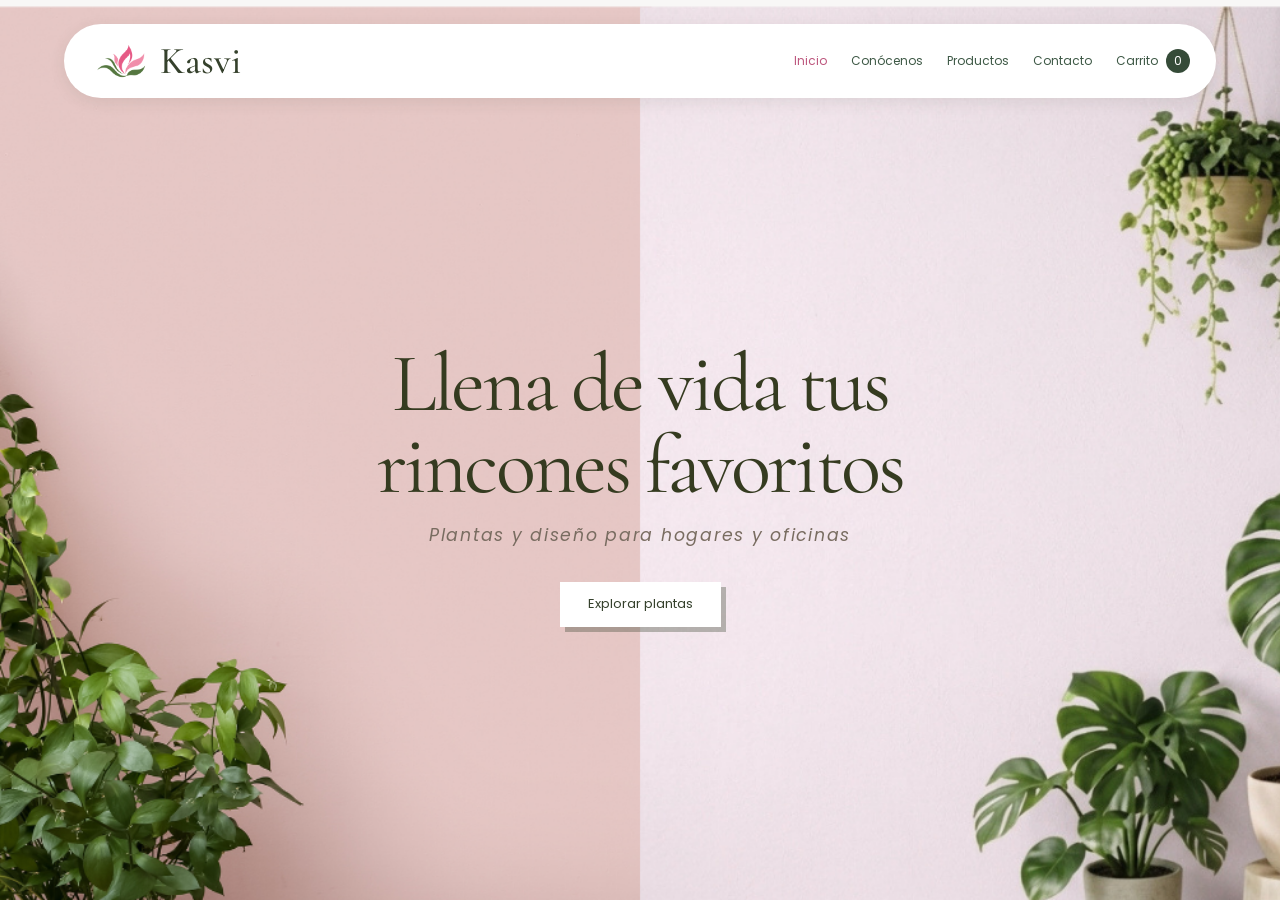
<file: index.html>
<!doctype html>
<html lang="es">
<head>
    <meta charset="utf-8">
    <meta name="viewport" content="width=device-width, initial-scale=1">

    <title>Kasvi | Espacios con vida</title>

    <meta
        name="description"
        content="Plantas y asesoría para dar vida a hogares, oficinas y negocios."
    >

    <link rel="stylesheet" href="css/styles.css">

    <link rel="preconnect" href="https://fonts.googleapis.com">
    <link rel="preconnect" href="https://fonts.gstatic.com" crossorigin>

    <link
        href="https://fonts.googleapis.com/css2?family=Cormorant+Garamond:wght@400;500&family=Poppins:wght@300;400;500;600&display=swap"
        rel="stylesheet"
    >

    <style>
        /* Logo separado del fondo */
        .kasvi-home .kasvi-logo {
            display: inline-flex;
            align-items: center;
            gap: 8px;
            flex-shrink: 0;
            width: auto;
            height: auto;
            color: #35412c;
            font-family: "Cormorant Garamond", Georgia, serif;
            font-size: 38px;
            font-weight: 500;
            line-height: 1;
            text-decoration: none;
        }

        .kasvi-home .kasvi-logo img {
            display: block;
            width: 62px;
            height: 50px;
            object-fit: contain;
        }

        .kasvi-home .kasvi-header {
            box-sizing: border-box;
            display: flex;
            align-items: center;
            justify-content: space-between;
            gap: 24px;
        }

        .kasvi-home .kasvi-nav {
            display: flex;
            align-items: center;
            justify-content: flex-end;
            flex-wrap: wrap;
            gap: 24px;
        }

        @media (max-width: 700px) {
            .kasvi-home .kasvi-header {
                flex-direction: column;
                gap: 14px;
            }

            .kasvi-home .kasvi-nav {
                justify-content: center;
                gap: 12px 18px;
            }
        }
    </style>
</head>

<body class="kasvi-home">

    <header class="kasvi-header">
        <a
            class="kasvi-logo"
            href="index.html"
            aria-label="Kasvi, inicio"
        >
            <img
                src="images/kasvi-logo.png"
                alt=""
                width="62"
                height="50"
            >
            <span>Kasvi</span>
        </a>

        <nav class="kasvi-nav" aria-label="Navegación principal">
            <a href="index.html" aria-current="page">
                Inicio
            </a>
<a href="nosotros.html">Conócenos</a>
            <a href="products.html">
                Productos
            </a>
<a href="contacto.html">Contacto</a>
            <a
                class="kasvi-cart"
                href="cart.html"
                aria-label="Ver carrito"
            >
                Carrito
                <span id="cart-count" class="cart-count">0</span>
            </a>
        </nav>
    </header>

    <main>
        <section class="kasvi-hero" aria-labelledby="titulo-inicio">
            <div class="kasvi-hero-text">
                <h1 id="titulo-inicio">
                    Llena de vida tus<br>
                    rincones favoritos
                </h1>

                <p>
                    Plantas y diseño para hogares y oficinas
                </p>

                <a class="kasvi-button" href="products.html">
                    Explorar plantas
                </a>
            </div>
        </section>
    </main>

    <script src="js/store.js"></script>
    <script src="js/scripts.js"></script>

</body>
</html>
</file>
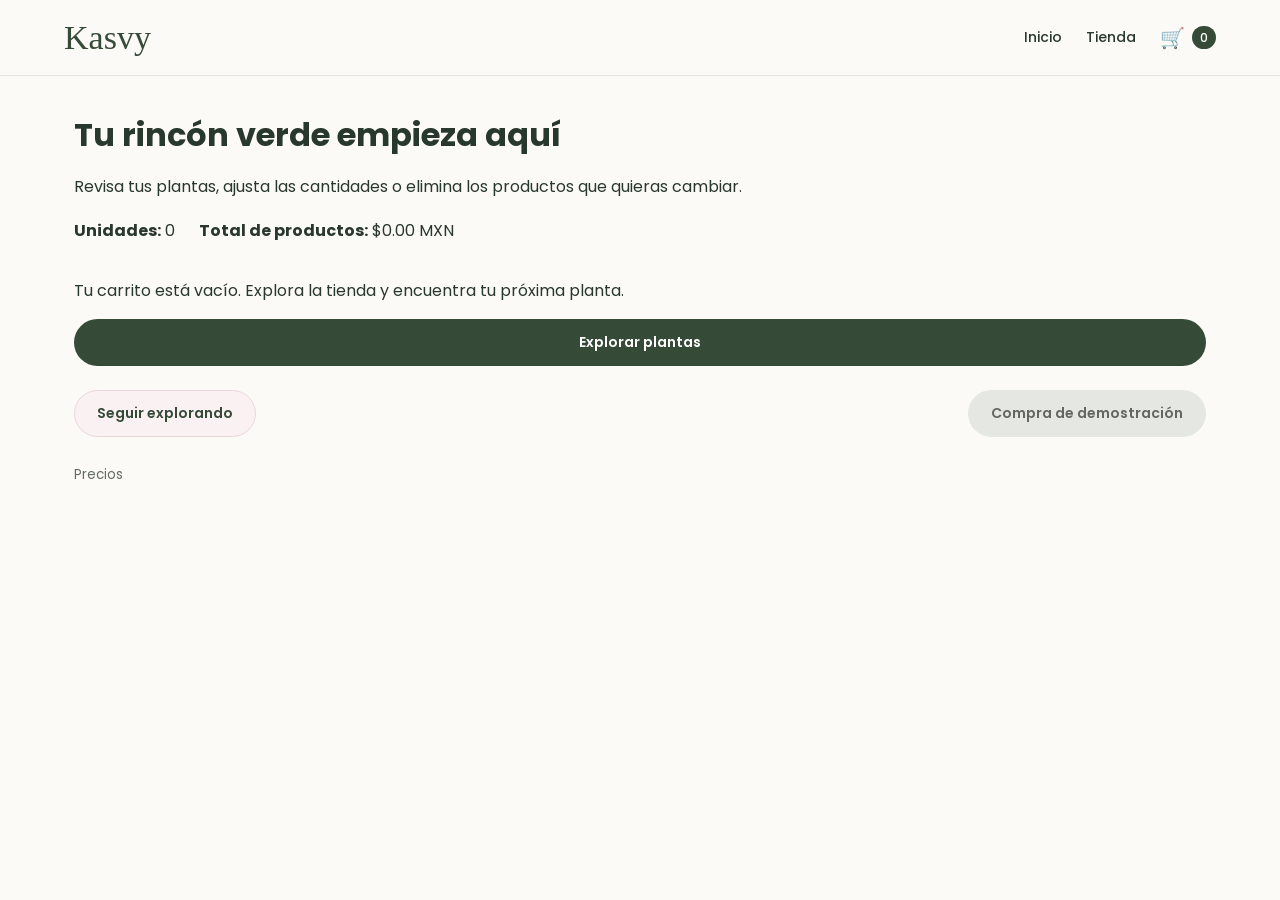
<file: cart.html>
<!doctype html>
<html lang="es">
<head>
    <meta charset="utf-8">
    <meta name="viewport" content="width=device-width, initial-scale=1">

    <title>Tu carrito | Kasvy</title>

    <link rel="stylesheet" href="css/styles.css">
    <link rel="preconnect" href="https://fonts.googleapis.com">
    <link rel="preconnect" href="https://fonts.gstatic.com" crossorigin>
    <link
        href="https://fonts.googleapis.com/css2?family=Poppins:wght@300;400;600;700&display=swap"
        rel="stylesheet"
    >
</head>

<body>
    <header class="site-header">
        <a class="brand" href="index.html" aria-label="Kasvy, inicio">
            Kasvy
        </a>

        <nav class="nav" aria-label="Navegación principal">
            <a href="index.html">Inicio</a>
            <a href="products.html">Tienda</a>

            <a
                class="cart-link"
                href="cart.html"
                aria-label="Ver carrito"
                aria-current="page"
            >
                <span class="cart-icon" aria-hidden="true">🛒</span>
                <span id="cart-count" class="cart-count">0</span>
            </a>
        </nav>
    </header>

    <main class="container" aria-labelledby="titulo-carrito">
        <h1 id="titulo-carrito">Tu rincón verde empieza aquí</h1>

        <p>
            Revisa tus plantas, ajusta las cantidades
            o elimina los productos que quieras cambiar.
        </p>

        <div id="cart-summary" class="cart-summary" role="status">
            <div>
                <strong>Unidades:</strong>
                <span id="total-items">0</span>
            </div>

            <div>
                <strong>Total de productos:</strong>
                $<span id="total-cost">0.00</span> MXN
            </div>
        </div>

        <div id="cart-items" class="cart-items"></div>

        <div class="cart-actions">
            <a class="btn secondary" href="products.html">
                Seguir explorando
            </a>

            <button
                type="button"
                id="checkout-btn"
                class="btn primary"
                disabled
            >
                Compra de demostración
            </button>
        </div>

        <p style="margin-top: 24px; color: var(--texto-secundario);">
            <small>
                Precios
            </small>
        </p>
    </main>

    <script src="js/store.js"></script>
    <script src="js/scripts.js"></script>
</body>
</html>
</file>
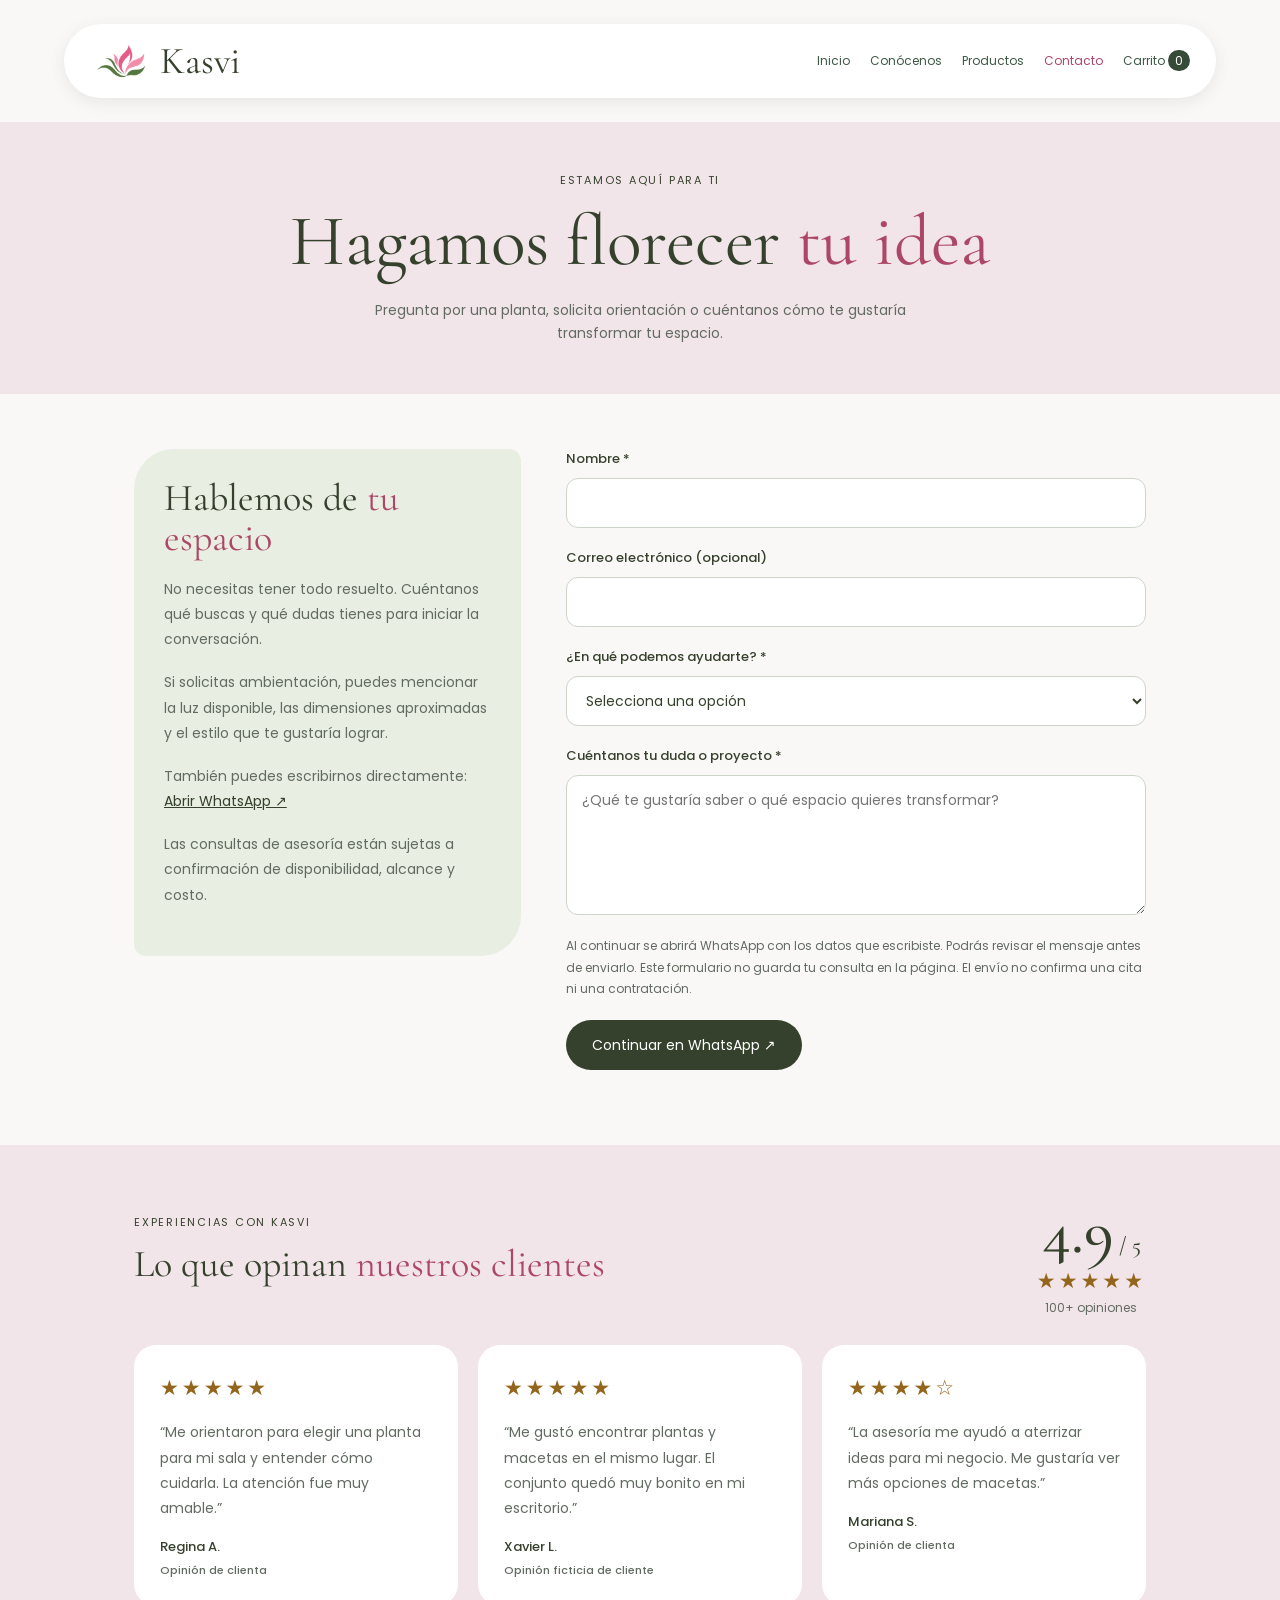
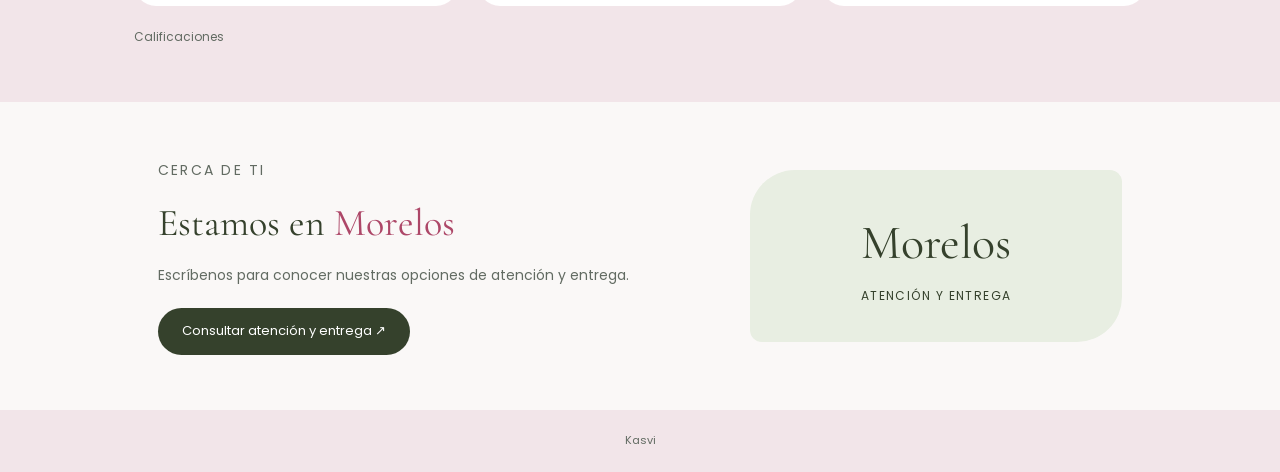
<file: contacto.html>
<!doctype html>
<html lang="es">
<head>
    <meta charset="utf-8">
    <meta name="viewport" content="width=device-width, initial-scale=1">

    <title>Contacto y asesoría | Kasvi</title>

    <link rel="stylesheet" href="css/styles.css">
    <link rel="preconnect" href="https://fonts.googleapis.com">
    <link rel="preconnect" href="https://fonts.gstatic.com" crossorigin>
    <link
        href="https://fonts.googleapis.com/css2?family=Cormorant+Garamond:wght@400;500&family=Poppins:wght@300;400;500;600&display=swap"
        rel="stylesheet"
    >

    <style>
        body.contacto-page {
            margin: 0;
            background: #faf8f7;
            color: #35412c;
        }

        .contacto-header {
            width: 90%;
            max-width: 1280px;
            margin: 24px auto;
            padding: 12px 26px;
            display: flex;
            align-items: center;
            justify-content: space-between;
            gap: 24px;
            background: white;
            border-radius: 50px;
            box-shadow: 0 4px 16px #35412c18;
        }

        .contacto-logo {
            display: inline-flex;
            align-items: center;
            gap: 8px;
            color: #35412c;
            font-family: "Cormorant Garamond", Georgia, serif;
            font-size: 38px;
            line-height: 1;
            text-decoration: none;
        }

        .contacto-logo img {
            width: 62px;
            height: 50px;
            object-fit: contain;
        }

        .contacto-nav {
            display: flex;
            align-items: center;
            flex-wrap: wrap;
            gap: 20px;
        }

        .contacto-nav a {
            color: #3e5946;
            font-size: 12px;
            text-decoration: none;
        }

        .contacto-nav a:hover,
        .contacto-nav a[aria-current="page"] {
            color: #ad4768;
        }

        .contacto-intro {
            padding: 50px 24px;
            background: #f2e5e9;
            text-align: center;
        }

        .contacto-eyebrow {
            margin-bottom: 14px;
            font-size: 11px;
            letter-spacing: 0.16em;
        }

        .contacto-page h1,
        .contacto-page h2 {
            font-family: "Cormorant Garamond", Georgia, serif;
            font-weight: 400;
            line-height: 1.05;
        }

        .contacto-page h1 {
            margin: 0 0 20px;
            font-size: clamp(44px, 6vw, 72px);
        }

        .contacto-page h2 {
            margin: 0 0 18px;
            font-size: 38px;
        }

        .contacto-page em {
            color: #ad4768;
            font-style: normal;
        }

        .contacto-intro > p:last-child {
            max-width: 580px;
            margin: auto;
            color: #626b62;
            font-size: 14px;
        }

        .contacto-layout {
            display: grid;
            grid-template-columns: 0.8fr 1.2fr;
            align-items: start;
            gap: 45px;
            max-width: 1060px;
            margin: auto;
            padding: 55px 24px;
        }

        .contacto-info {
            padding: 30px;
            border-radius: 40px 12px 40px 12px;
            background: #e8eee2;
        }

        .contacto-info p {
            margin-bottom: 18px;
            color: #626b62;
            font-size: 14px;
            line-height: 1.8;
        }

        .contacto-info a {
            color: #35412c;
        }

        .contacto-form {
            display: grid;
            gap: 20px;
        }

        .contacto-field {
            display: grid;
            gap: 8px;
        }

        .contacto-field label {
            font-size: 13px;
            font-weight: 500;
        }

        .contacto-field input,
        .contacto-field select,
        .contacto-field textarea {
            width: 100%;
            padding: 13px 15px;
            border: 1px solid #ccd5c7;
            border-radius: 12px;
            background: white;
            color: #35412c;
            font: inherit;
            font-size: 14px;
        }

        .contacto-field textarea {
            min-height: 140px;
            resize: vertical;
        }

        .contacto-field[hidden] {
            display: none;
        }

        .contacto-note {
            color: #626b62;
            font-size: 12px;
            line-height: 1.8;
        }

        .contacto-submit {
            justify-self: start;
            padding: 14px 26px;
            border: none;
            border-radius: 30px;
            background: #35412c;
            color: white;
            font: inherit;
            font-size: 14px;
            cursor: pointer;
        }

        .contacto-submit:hover {
            background: #263b29;
        }

        .contacto-footer {
            padding: 22px;
            background: #f2e5e9;
            color: #626b62;
            text-align: center;
            font-size: 11px;
        }

        @media (max-width: 700px) {
            .contacto-header {
                flex-direction: column;
                gap: 14px;
                border-radius: 24px;
            }

            .contacto-nav {
                justify-content: center;
                gap: 12px 16px;
            }

            .contacto-layout {
                grid-template-columns: 1fr;
                gap: 30px;
                padding: 35px 24px;
            }
        }
    
        /* Opiniones ilustrativas y zona de atención */
        .kasvi-reviews { background:#f2e5e9; padding:55px 24px; }
        .kasvi-reviews-inner, .kasvi-location { max-width:1012px; margin:auto; }
        .kasvi-reviews-heading { display:flex; justify-content:space-between; align-items:center; gap:28px; margin-bottom:28px; }
        .kasvi-rating { text-align:center; flex-shrink:0; }
        .kasvi-rating strong { font-family:"Cormorant Garamond",Georgia,serif; font-size:64px; font-weight:500; line-height:1; }
        .kasvi-stars { color:#94651d; letter-spacing:3px; font-size:21px; }
        .kasvi-rating p, .kasvi-example-note { font-size:12px; color:#626b62; }
        .kasvi-review-grid { display:grid; grid-template-columns:repeat(3,minmax(0,1fr)); gap:20px; }
        .kasvi-review { margin:0; padding:26px; border-radius:22px; background:white; }
        .kasvi-review blockquote { margin:16px 0; font-size:14px; line-height:1.8; color:#626b62; }
        .kasvi-review figcaption { font-size:13px; font-weight:500; }
        .kasvi-review small { display:block; margin-top:4px; color:#626b62; font-size:11px; }
        .kasvi-example-note { margin-top:20px; line-height:1.8; }
        .kasvi-location { padding:55px 24px; display:grid; grid-template-columns:1.2fr 0.8fr; gap:35px; align-items:center; }
        .kasvi-location p { color:#626b62; font-size:14px; line-height:1.9; margin-bottom:20px; }
        .kasvi-location a { display:inline-block; padding:13px 24px; border-radius:30px; color:white; background:#35412c; text-decoration:none; font-size:13px; }
        .kasvi-location-card { padding:35px; background:#e8eee2; border-radius:45px 12px; text-align:center; }
        .kasvi-location-card strong { display:block; font-family:"Cormorant Garamond",Georgia,serif; font-size:48px; font-weight:400; }
        .kasvi-location-card span { font-size:12px; letter-spacing:0.12em; }
        @media(max-width:700px) {
            .kasvi-reviews-heading { flex-direction:column; align-items:flex-start; }
            .kasvi-review-grid, .kasvi-location { grid-template-columns:1fr; }
            .kasvi-rating { text-align:left; }
        }
    </style>
</head>

<body class="contacto-page">
    <header class="contacto-header">
        <a class="contacto-logo" href="index.html" aria-label="Kasvi, inicio">
            <img src="images/kasvi-logo.png" alt="" width="62" height="50">
            <span>Kasvi</span>
        </a>

        <nav class="contacto-nav" aria-label="Navegación principal">
            <a href="index.html">Inicio</a>
            <a href="nosotros.html">Conócenos</a>
            <a href="products.html">Productos</a>
            <a href="contacto.html" aria-current="page">Contacto</a>
            <a href="cart.html">
                Carrito <span id="cart-count" class="cart-count">0</span>
            </a>
        </nav>
    </header>

    <main>
        <section class="contacto-intro" aria-labelledby="titulo-contacto">
            <p class="contacto-eyebrow">ESTAMOS AQUÍ PARA TI</p>

            <h1 id="titulo-contacto">
                Hagamos florecer <em>tu idea</em>
            </h1>

            <p>
                Pregunta por una planta, solicita orientación
                o cuéntanos cómo te gustaría transformar tu espacio.
            </p>
        </section>

        <section class="contacto-layout" aria-label="Contacto y formulario">
            <aside class="contacto-info">
                <h2>Hablemos de <em>tu espacio</em></h2>

                <p>
                    No necesitas tener todo resuelto. Cuéntanos qué buscas
                    y qué dudas tienes para iniciar la conversación.
                </p>

                <p>
                    Si solicitas ambientación, puedes mencionar la luz
                    disponible, las dimensiones aproximadas y el estilo
                    que te gustaría lograr.
                </p>

                <p>
                    También puedes escribirnos directamente:
                    <br>
                    <a
                        href="https://wa.me/527341597113"
                        target="_blank"
                        rel="noopener noreferrer"
                    >
                        Abrir WhatsApp ↗
                    </a>
                </p>

                <p>
                    Las consultas de asesoría están sujetas a confirmación
                    de disponibilidad, alcance y costo.
                </p>
            </aside>

            <form id="consulta-form" class="contacto-form">
                <div class="contacto-field">
                    <label for="nombre">Nombre *</label>
                    <input
                        id="nombre"
                        name="nombre"
                        type="text"
                        autocomplete="given-name"
                        maxlength="80"
                        required
                    >
                </div>

                <div class="contacto-field">
                    <label for="correo">Correo electrónico (opcional)</label>
                    <input
                        id="correo"
                        name="correo"
                        type="email"
                        autocomplete="email"
                        maxlength="120"
                    >
                </div>

                <div class="contacto-field">
                    <label for="motivo">¿En qué podemos ayudarte? *</label>
                    <select id="motivo" name="motivo" required>
                        <option value="">Selecciona una opción</option>
                        <option value="producto">
                            Duda sobre una planta o producto
                        </option>
                        <option value="cuidados">
                            Asesoría para cuidar mis plantas
                        </option>
                        <option value="ambientacion">
                            Consulta de ambientación
                        </option>
                    </select>
                </div>

                <div id="espacio-field" class="contacto-field" hidden>
                    <label for="espacio">Tipo de espacio *</label>
                    <select id="espacio" name="espacio" disabled>
                        <option value="">Selecciona una opción</option>
                        <option value="Hogar">Hogar</option>
                        <option value="Oficina">Oficina</option>
                        <option value="Negocio">Negocio</option>
                    </select>
                </div>

                <div class="contacto-field">
                    <label for="mensaje">Cuéntanos tu duda o proyecto *</label>
                    <textarea
                        id="mensaje"
                        name="mensaje"
                        maxlength="1500"
                        placeholder="¿Qué te gustaría saber o qué espacio quieres transformar?"
                        required
                    ></textarea>
                </div>

                <p id="envio-nota" class="contacto-note">
                    Al continuar se abrirá WhatsApp con los datos que
                    escribiste. Podrás revisar el mensaje antes de enviarlo.
                    Este formulario no guarda tu consulta en la página.
                    El envío no confirma una cita ni una contratación.
                </p>

                <button
                    type="submit"
                    class="contacto-submit"
                    aria-describedby="envio-nota"
                >
                    Continuar en WhatsApp ↗
                </button>

                <p id="consulta-status" class="contacto-note" role="status"></p>

                <noscript>
                    <p>
                        Para usar el formulario activa JavaScript o utiliza
                        el enlace directo a WhatsApp.
                    </p>
                </noscript>
            </form>
        </section>

        <section class="kasvi-reviews" aria-labelledby="titulo-opiniones">
            <div class="kasvi-reviews-inner">
                <div class="kasvi-reviews-heading">
                    <div>
                        <p class="contacto-eyebrow">EXPERIENCIAS CON KASVI</p>
                        <h2 id="titulo-opiniones">Lo que opinan <em>nuestros clientes</em></h2>
                    
                    </div>
                    <div class="kasvi-rating" aria-label="Calificación ilustrativa: 4.9 de 5, más de 100 opiniones de ejemplo">
                        <strong>4.9<span style="font-size:22px"> / 5</span></strong>
                        <div class="kasvi-stars" aria-hidden="true">★★★★★</div>
                        <p>100+ opiniones </p>
                    </div>
                </div>
                <div class="kasvi-review-grid">
                    <figure class="kasvi-review">
                        <div class="kasvi-stars" role="img" aria-label="5 de 5 estrellas">★★★★★</div>
                        <blockquote>“Me orientaron para elegir una planta para mi sala y entender cómo cuidarla. La atención fue muy amable.”</blockquote>
                        <figcaption>Regina A.<small>Opinión de clienta</small></figcaption>
                    </figure>
                    <figure class="kasvi-review">
                        <div class="kasvi-stars" role="img" aria-label="5 de 5 estrellas">★★★★★</div>
                        <blockquote>“Me gustó encontrar plantas y macetas en el mismo lugar. El conjunto quedó muy bonito en mi escritorio.”</blockquote>
                        <figcaption>Xavier L.<small>Opinión ficticia de cliente</small></figcaption>
                    </figure>
                    <figure class="kasvi-review">
                        <div class="kasvi-stars" role="img" aria-label="4 de 5 estrellas">★★★★☆</div>
                        <blockquote>“La asesoría me ayudó a aterrizar ideas para mi negocio. Me gustaría ver más opciones de macetas.”</blockquote>
                        <figcaption>Mariana S.<small>Opinión de clienta</small></figcaption>
                    </figure>
                </div>
                <p class="kasvi-example-note">Calificaciones</p>
            </div>
        </section>

        <section class="kasvi-location" aria-labelledby="titulo-ubicacion">
            <div>
                <p class="contacto-eyebrow">CERCA DE TI</p>
                <h2 id="titulo-ubicacion">Estamos en <em>Morelos</em></h2>
                <p>Escríbenos para conocer nuestras opciones de atención y entrega.</p>
                <a href="https://wa.me/527341597113?text=Hola%2C%20Kasvi.%20Quisiera%20conocer%20sus%20opciones%20de%20atenci%C3%B3n%20y%20entrega%20en%20Morelos." target="_blank" rel="noopener noreferrer">Consultar atención y entrega ↗</a>
            </div>
            <div class="kasvi-location-card">
                <strong>Morelos</strong>
                <span>ATENCIÓN Y ENTREGA</span>
            </div>
        </section>
    </main>

    <footer class="contacto-footer">
        Kasvi 
    </footer>

    <script src="js/store.js"></script>
    <script src="js/scripts.js"></script>

    <script>
        const form = document.getElementById("consulta-form");
        const motivo = document.getElementById("motivo");
        const espacioField = document.getElementById("espacio-field");
        const espacio = document.getElementById("espacio");
        const status = document.getElementById("consulta-status");

        function actualizarEspacio() {
            const esAmbientacion = motivo.value === "ambientacion";

            espacioField.hidden = !esAmbientacion;
            espacio.disabled = !esAmbientacion;
            espacio.required = esAmbientacion;

            if (!esAmbientacion) {
                espacio.value = "";
            }
        }

        motivo.addEventListener("change", actualizarEspacio);
        actualizarEspacio();

        form.addEventListener("submit", function (event) {
            event.preventDefault();

            const nombre = document.getElementById("nombre");
            const mensaje = document.getElementById("mensaje");
            const correo = document.getElementById("correo");

            nombre.setCustomValidity(
                nombre.value.trim() ? "" : "Escribe tu nombre."
            );

            mensaje.setCustomValidity(
                mensaje.value.trim() ? "" : "Escribe tu consulta."
            );

            if (!form.reportValidity()) return;

            const motivoTexto = motivo.options[motivo.selectedIndex].text.trim();

            const lineas = [
                "Hola, Kasvi. Quiero hacer una consulta.",
                "",
                "Nombre: " + nombre.value.trim(),
                "Motivo: " + motivoTexto
            ];

            if (correo.value.trim()) {
                lineas.push("Correo: " + correo.value.trim());
            }

            if (motivo.value === "ambientacion") {
                lineas.push("Espacio: " + espacio.value);
            }

            lineas.push("", "Mensaje:", mensaje.value.trim());

            const enlace =
                "https://wa.me/527341597113?text=" +
                encodeURIComponent(lineas.join("\n"));

            window.open(enlace, "_blank", "noopener,noreferrer");

            status.replaceChildren();

            const aviso = document.createElement("span");
            aviso.textContent =
                "Si WhatsApp no se abrió, usa este enlace: ";

            const alternativa = document.createElement("a");
            alternativa.href = enlace;
            alternativa.target = "_blank";
            alternativa.rel = "noopener noreferrer";
            alternativa.textContent = "Abrir mi consulta en WhatsApp";

            status.append(aviso, alternativa);
        });

        ["nombre", "mensaje"].forEach(function (id) {
            document.getElementById(id).addEventListener("input", function () {
                this.setCustomValidity("");
            });
        });
    </script>
</body>
</html>
</file>
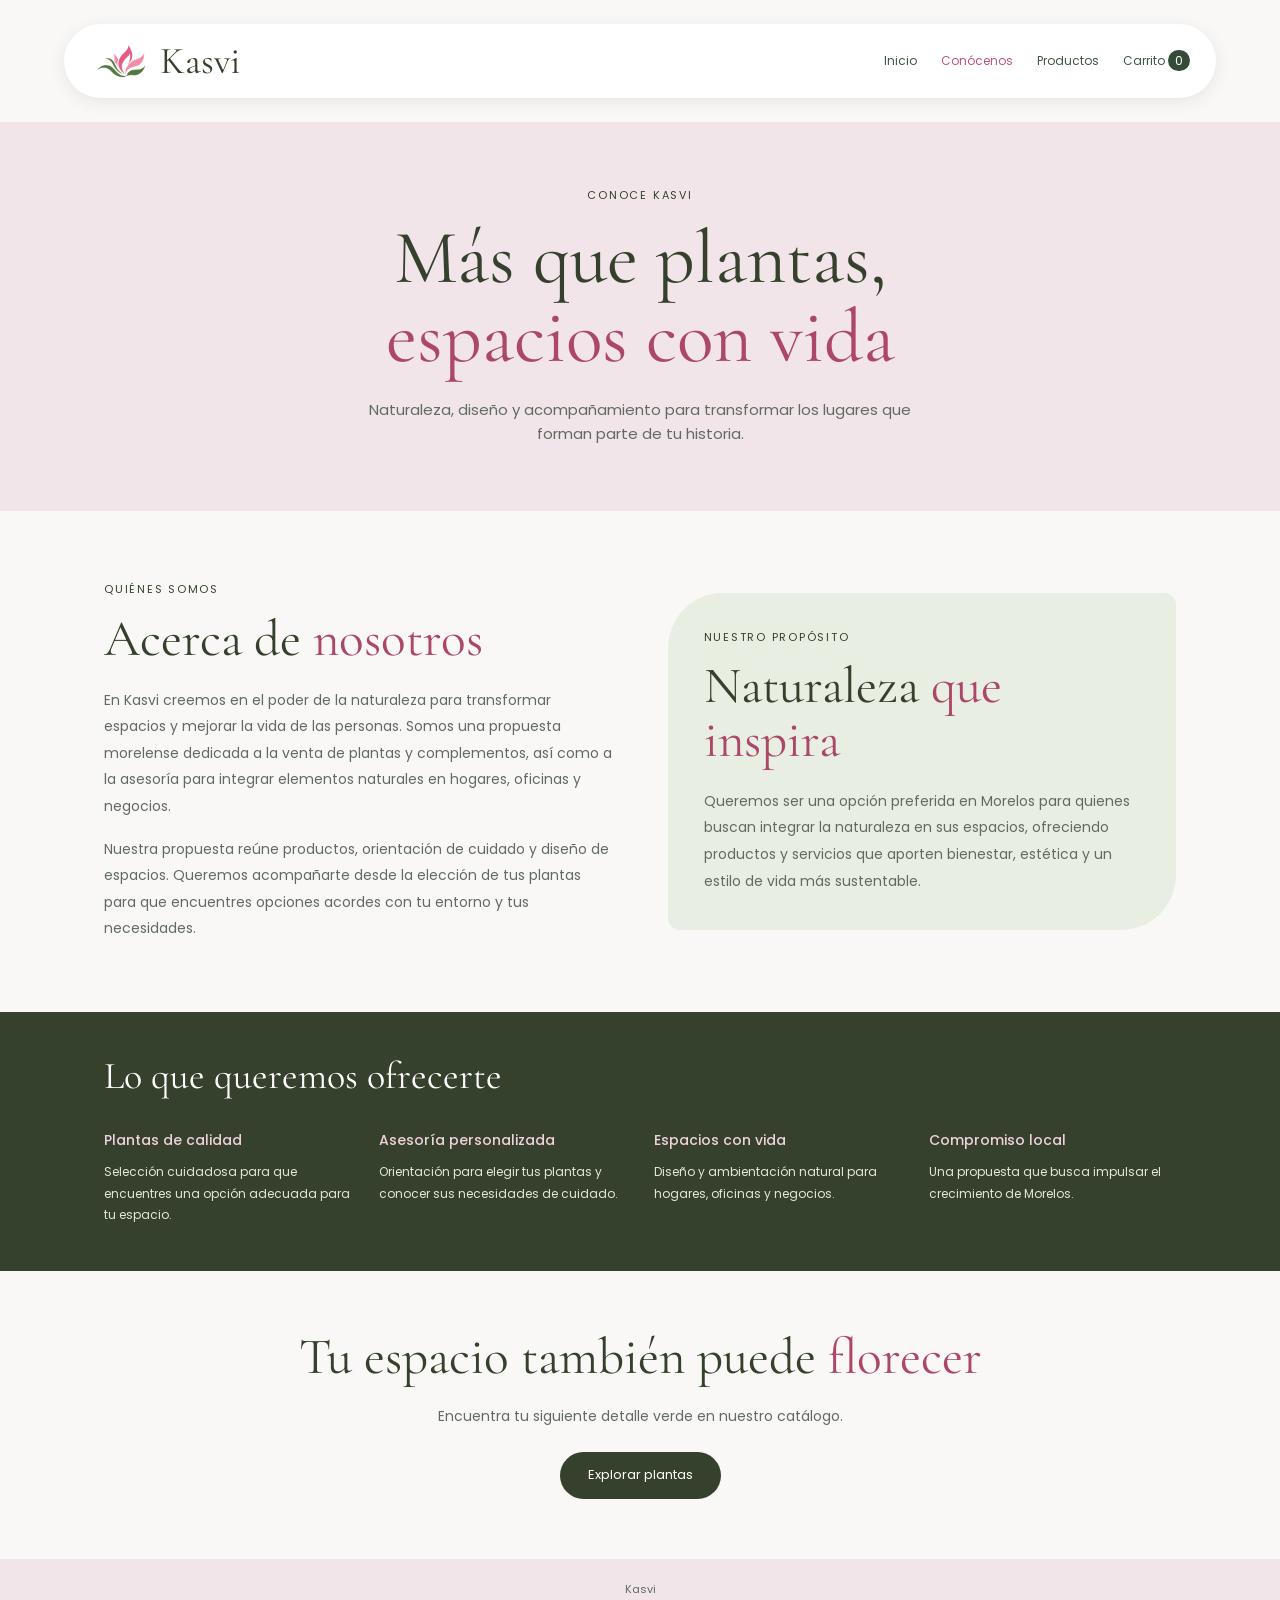
<file: nosotros.html>
<!doctype html>
<html lang="es">
<head>
    <meta charset="utf-8">
    <meta name="viewport" content="width=device-width, initial-scale=1">

    <title>Conócenos | Kasvi</title>
    <meta
        name="description"
        content="Conoce Kasvi: plantas, complementos y asesoría para crear espacios con vida en Morelos."
    >

    <link rel="stylesheet" href="css/styles.css">
    <link rel="preconnect" href="https://fonts.googleapis.com">
    <link rel="preconnect" href="https://fonts.gstatic.com" crossorigin>
    <link
        href="https://fonts.googleapis.com/css2?family=Cormorant+Garamond:wght@400;500&family=Poppins:wght@300;400;500;600&display=swap"
        rel="stylesheet"
    >

    <style>
        .nosotros-page {
            margin: 0;
            background: #faf8f7;
            color: #35412c;
        }

        .nosotros-header {
            width: 90%;
            max-width: 1280px;
            margin: 24px auto;
            padding: 12px 26px;
            display: flex;
            align-items: center;
            justify-content: space-between;
            gap: 24px;
            border-radius: 50px;
            background: white;
            box-shadow: 0 4px 16px #35412c18;
        }

        .nosotros-logo {
            display: inline-flex;
            align-items: center;
            gap: 8px;
            color: #35412c;
            font-family: "Cormorant Garamond", Georgia, serif;
            font-size: 38px;
            line-height: 1;
            text-decoration: none;
        }

        .nosotros-logo img {
            width: 62px;
            height: 50px;
            object-fit: contain;
        }

        .nosotros-nav {
            display: flex;
            align-items: center;
            flex-wrap: wrap;
            gap: 24px;
        }

        .nosotros-nav a {
            color: #3e5946;
            font-size: 12px;
            text-decoration: none;
        }

        .nosotros-nav a:hover,
        .nosotros-nav a[aria-current="page"] {
            color: #bd567d;
        }

        .nosotros-intro {
            padding: 65px 24px;
            background: #f2e5e9;
            text-align: center;
        }

        .nosotros-eyebrow {
            margin-bottom: 14px;
            font-size: 11px;
            letter-spacing: 0.16em;
        }

        .nosotros-page h1,
        .nosotros-page h2 {
            font-family: "Cormorant Garamond", Georgia, serif;
            font-weight: 400;
            line-height: 1.05;
        }

        .nosotros-page h1 {
            margin-bottom: 20px;
            font-size: clamp(44px, 6vw, 76px);
        }

        .nosotros-page h2 {
            margin: 0 0 20px;
            font-size: clamp(36px, 4vw, 52px);
        }

        .nosotros-page em {
            color: #ad4768;
            font-style: normal;
        }

        .nosotros-intro > p:last-child {
            max-width: 600px;
            margin: auto;
            color: #626b62;
            font-size: 15px;
        }

        .nosotros-content {
            max-width: 1120px;
            margin: auto;
            padding: 70px 24px;
            display: grid;
            grid-template-columns: 1fr 1fr;
            align-items: center;
            gap: 55px;
        }

        .nosotros-copy p:not(.nosotros-eyebrow),
        .nosotros-purpose p:not(.nosotros-eyebrow) {
            color: #626b62;
            font-size: 14px;
            line-height: 1.9;
        }

        .nosotros-copy p + p {
            margin-top: 16px;
        }

        .nosotros-purpose {
            padding: 36px;
            border-radius: 55px 12px 55px 12px;
            background: #e8eee2;
        }

        .nosotros-values {
            padding: 45px max(24px, calc((100% - 1072px) / 2));
            background: #35412c;
            color: white;
        }

        .nosotros-values h2 {
            margin-bottom: 32px;
            font-size: 38px;
        }

        .nosotros-value-grid {
            display: grid;
            grid-template-columns: repeat(4, minmax(0, 1fr));
            gap: 28px;
        }

        .nosotros-value-grid h3 {
            margin-bottom: 10px;
            color: #f0d2dd;
            font-size: 14px;
            font-weight: 500;
        }

        .nosotros-value-grid p {
            color: #e2e7dc;
            font-size: 12px;
            line-height: 1.8;
        }

        .nosotros-close {
            padding: 60px 24px;
            text-align: center;
        }

        .nosotros-close p {
            margin-bottom: 25px;
            color: #626b62;
            font-size: 14px;
        }

        .nosotros-close a {
            display: inline-block;
            padding: 13px 28px;
            border-radius: 30px;
            background: #35412c;
            color: white;
            text-decoration: none;
            font-size: 13px;
        }

        .nosotros-close a:hover {
            background: #263b29;
        }

        .nosotros-footer {
            padding: 22px;
            background: #f2e5e9;
            text-align: center;
            color: #626b62;
            font-size: 11px;
        }

        @media (max-width: 700px) {
            .nosotros-header {
                flex-direction: column;
                border-radius: 24px;
                gap: 14px;
            }

            .nosotros-nav {
                justify-content: center;
                gap: 14px;
            }

            .nosotros-content {
                grid-template-columns: 1fr;
                padding: 45px 24px;
                gap: 30px;
            }

            .nosotros-value-grid {
                grid-template-columns: repeat(2, minmax(0, 1fr));
            }
        }

        @media (max-width: 400px) {
            .nosotros-value-grid {
                grid-template-columns: 1fr;
            }
        }
    </style>
</head>

<body class="nosotros-page">
    <header class="nosotros-header">
        <a class="nosotros-logo" href="index.html" aria-label="Kasvi, inicio">
            <img src="images/kasvi-logo.png" alt="" width="62" height="50">
            <span>Kasvi</span>
        </a>

        <nav class="nosotros-nav" aria-label="Navegación principal">
            <a href="index.html">Inicio</a>
            <a href="nosotros.html" aria-current="page">Conócenos</a>
            <a href="products.html">Productos</a>
            <a href="cart.html">
                Carrito <span id="cart-count" class="cart-count">0</span>
            </a>
        </nav>
    </header>

    <main>
        <section class="nosotros-intro" aria-labelledby="titulo-nosotros">
            <p class="nosotros-eyebrow">CONOCE KASVI</p>

            <h1 id="titulo-nosotros">
                Más que plantas,<br>
                <em>espacios con vida</em>
            </h1>

            <p>
                Naturaleza, diseño y acompañamiento para transformar
                los lugares que forman parte de tu historia.
            </p>
        </section>

        <section class="nosotros-content" aria-label="Quiénes somos y propósito">
            <div class="nosotros-copy">
                <p class="nosotros-eyebrow">QUIÉNES SOMOS</p>

                <h2>Acerca de <em>nosotros</em></h2>

                <p>
                    En Kasvi creemos en el poder de la naturaleza para
                    transformar espacios y mejorar la vida de las personas.
                    Somos una propuesta morelense dedicada a la venta de
                    plantas y complementos, así como a la asesoría para
                    integrar elementos naturales en hogares, oficinas
                    y negocios.
                </p>

                <p>
                    Nuestra propuesta reúne productos, orientación de cuidado
                    y diseño de espacios. Queremos acompañarte desde la
                    elección de tus plantas para que encuentres opciones
                    acordes con tu entorno y tus necesidades.
                </p>
            </div>

            <div class="nosotros-purpose">
                <p class="nosotros-eyebrow">NUESTRO PROPÓSITO</p>

                <h2>Naturaleza <em>que inspira</em></h2>

                <p>
                    Queremos ser una opción preferida en Morelos para
                    quienes buscan integrar la naturaleza en sus espacios,
                    ofreciendo productos y servicios que aporten bienestar,
                    estética y un estilo de vida más sustentable.
                </p>
            </div>
        </section>

        <section class="nosotros-values" aria-labelledby="titulo-propuesta">
            <h2 id="titulo-propuesta">Lo que queremos ofrecerte</h2>

            <div class="nosotros-value-grid">
                <article>
                    <h3>Plantas de calidad</h3>
                    <p>
                        Selección cuidadosa para que encuentres una opción
                        adecuada para tu espacio.
                    </p>
                </article>

                <article>
                    <h3>Asesoría personalizada</h3>
                    <p>
                        Orientación para elegir tus plantas y conocer
                        sus necesidades de cuidado.
                    </p>
                </article>

                <article>
                    <h3>Espacios con vida</h3>
                    <p>
                        Diseño y ambientación natural para hogares,
                        oficinas y negocios.
                    </p>
                </article>

                <article>
                    <h3>Compromiso local</h3>
                    <p>
                        Una propuesta que busca impulsar el crecimiento
                        de Morelos.
                    </p>
                </article>
            </div>
        </section>

        <section class="nosotros-close">
            <h2>Tu espacio también puede <em>florecer</em></h2>
            <p>Encuentra tu siguiente detalle verde en nuestro catálogo.</p>
            <a href="products.html">Explorar plantas</a>
        </section>
    </main>

    <footer class="nosotros-footer">
        Kasvi 
    </footer>

    <script src="js/store.js"></script>
    <script src="js/scripts.js"></script>
</body>
</html>
</file>
<file: css/styles.css>
/* Base */
:root {
    --verde: #354b38;
    --verde-hover: #263b29;
    --rosa: #efdce1;
    --rosa-suave: #faf1f3;
    --fondo: #fcfaf7;
    --texto: #29382c;
    --texto-secundario: #626b62;
    --borde: #e2e6dc;
}

* {
    box-sizing: border-box;
    margin: 0;
    padding: 0;
}

html {
    min-height: 100%;
}

body {
    min-height: 100vh;
    font-family: "Poppins", system-ui, sans-serif;
    color: var(--texto);
    background: var(--fondo);
    line-height: 1.6;
}

button,
input,
select,
textarea {
    font: inherit;
}

a,
button {
    -webkit-tap-highlight-color: transparent;
}

a:focus-visible,
button:focus-visible,
input:focus-visible,
select:focus-visible,
textarea:focus-visible {
    outline: 3px solid #ad4768;
    outline-offset: 4px;
}

/* Encabezado */
.site-header {
    position: sticky;
    top: 0;
    z-index: 10;
    display: flex;
    justify-content: space-between;
    align-items: center;
    gap: 20px;
    min-height: 76px;
    padding: 14px clamp(20px, 5vw, 80px);
    background: rgba(252, 250, 247, 0.96);
    backdrop-filter: blur(10px);
    border-bottom: 1px solid var(--borde);
}

.brand {
    font-family: Georgia, "Times New Roman", serif;
    font-size: 34px;
    font-weight: 400;
    line-height: 1;
    text-decoration: none;
    color: var(--verde);
}

.nav {
    display: flex;
    align-items: center;
    flex-wrap: wrap;
    gap: 24px;
}

.nav a {
    color: var(--texto);
    font-size: 14px;
    font-weight: 500;
    text-decoration: none;
    transition: color 0.2s ease;
}

.nav a:hover,
.nav a[aria-current="page"] {
    color: #9b3e5d;
}

.cart-link {
    display: inline-flex;
    align-items: center;
    gap: 7px;
}

.cart-icon {
    font-size: 20px;
}

.cart-count {
    min-width: 24px;
    padding: 2px 7px;
    border-radius: 999px;
    background: var(--verde);
    color: white;
    font-size: 12px;
    text-align: center;
}

/* Portada */
.hero {
    position: relative;
    isolation: isolate;
    display: grid;
    place-items: center;
    min-height: calc(100svh - 76px);
    padding: 70px 20px;
    overflow: hidden;
    background-color: var(--verde);
    background-image: url("https://images.unsplash.com/photo-1498855926480-d98e83099315?q=80&w=1600&auto=format&fit=crop");
    background-size: cover;
    background-position: center;
    text-align: center;
}

.hero-overlay {
    position: absolute;
    inset: 0;
    z-index: -1;
    background: linear-gradient(
        180deg,
        rgba(18, 32, 22, 0.48),
        rgba(18, 32, 22, 0.74)
    );
}

.hero-content {
    width: 100%;
    max-width: 940px;
    padding: 24px;
    color: white;
}

.hero-eyebrow {
    margin-bottom: 22px;
    color: #f5e2e8;
    font-size: 12px;
    font-weight: 600;
    letter-spacing: 0.22em;
}

.company-name {
    max-width: 900px;
    margin: 0 auto 24px;
    font-family: Georgia, "Times New Roman", serif;
    font-size: clamp(42px, 6.5vw, 86px);
    font-weight: 400;
    line-height: 1.08;
    letter-spacing: -0.025em;
    text-wrap: balance;
}

.tagline {
    max-width: 620px;
    margin: 0 auto 34px;
    color: #f5f3ef;
    font-size: clamp(15px, 1.6vw, 18px);
    line-height: 1.85;
}

/* Botones */
.btn {
    display: inline-block;
    padding: 12px 22px;
    border: 1px solid transparent;
    border-radius: 999px;
    font-size: 14px;
    font-weight: 600;
    line-height: 1.5;
    text-align: center;
    text-decoration: none;
    cursor: pointer;
    transition:
        background-color 0.2s ease,
        box-shadow 0.2s ease,
        transform 0.2s ease;
}

.btn.primary {
    background: var(--verde);
    color: white;
}

.btn.primary:hover {
    background: var(--verde-hover);
    box-shadow: 0 6px 18px rgba(38, 59, 41, 0.18);
}

.hero .btn.primary {
    padding: 14px 30px;
    background: var(--rosa);
    color: var(--verde-hover);
}

.hero .btn.primary:hover {
    background: #f8e9ed;
    transform: translateY(-2px);
}

.btn.secondary {
    background: var(--rosa-suave);
    border-color: #ead7dd;
    color: var(--verde);
}

.btn.secondary:hover {
    background: var(--rosa);
}

.btn:disabled,
.btn.primary:disabled,
.add-to-cart:disabled {
    background: #e5e7e2;
    border-color: transparent;
    color: #62685f;
    box-shadow: none;
    transform: none;
    cursor: not-allowed;
}

/* Catálogo */
.container {
    max-width: 1180px;
    margin: 40px auto;
    padding: 0 24px;
}

h1 {
    margin-bottom: 20px;
    font-size: 32px;
    line-height: 1.2;
}

h2 {
    margin: 24px 0 14px;
    font-size: 24px;
    line-height: 1.3;
}

.grid {
    display: grid;
    grid-template-columns: repeat(auto-fit, minmax(220px, 1fr));
    gap: 24px;
}

.card {
    display: flex;
    flex-direction: column;
    overflow: hidden;
    background: white;
    border: 1px solid var(--borde);
    border-radius: 18px;
    transition:
        box-shadow 0.2s ease,
        transform 0.2s ease;
}

.card:hover {
    transform: translateY(-4px);
    box-shadow: 0 12px 28px rgba(41, 56, 44, 0.08);
}

.card img {
    display: block;
    width: 100%;
    height: 240px;
    object-fit: cover;
    background: #eef1e9;
}

.card-body {
    display: grid;
    flex: 1;
    align-content: start;
    gap: 10px;
    padding: 20px;
}

.card-body h2,
.card-body h3 {
    margin: 0;
    font-size: 18px;
    line-height: 1.4;
}

.price {
    color: var(--verde);
    font-weight: 700;
}

.add-to-cart {
    background: var(--verde);
    color: white;
}

.add-to-cart:hover {
    background: var(--verde-hover);
    box-shadow: 0 6px 16px rgba(38, 59, 41, 0.15);
}

/* Carrito */
.cart-summary {
    display: flex;
    flex-wrap: wrap;
    gap: 24px;
    padding: 18px 0;
}

.cart-items {
    display: grid;
    gap: 16px;
    margin-top: 16px;
}

.cart-item {
    display: grid;
    grid-template-columns: 90px minmax(0, 1fr) auto;
    align-items: center;
    gap: 20px;
    padding: 16px;
    background: white;
    border: 1px solid var(--borde);
    border-radius: 16px;
}

.cart-item img {
    width: 90px;
    height: 90px;
    border-radius: 12px;
    object-fit: cover;
}

.cart-item .meta {
    display: grid;
    gap: 4px;
    overflow-wrap: anywhere;
}

.cart-item .unit {
    color: var(--texto-secundario);
    font-size: 14px;
}

.qty-controls {
    display: inline-flex;
    align-items: center;
    flex-wrap: wrap;
    gap: 10px;
}

.qty-controls button {
    min-width: 40px;
    min-height: 40px;
    padding: 6px 12px;
    border: 1px solid var(--borde);
    border-radius: 10px;
    background: var(--fondo);
    color: var(--verde);
    cursor: pointer;
}

.qty-controls button:hover {
    background: var(--rosa-suave);
}

.cart-actions {
    display: flex;
    justify-content: space-between;
    gap: 16px;
    margin-top: 24px;
}

/* Tabletas y celulares */
@media (max-width: 768px) {
    .site-header {
        min-height: 70px;
        padding: 14px 20px;
    }

    .brand {
        font-size: 30px;
    }

    .nav {
        gap: 16px;
    }

    .hero {
        min-height: calc(100svh - 70px);
        padding: 60px 16px;
    }

    .hero-content {
        padding: 16px;
    }

    .container {
        margin: 28px auto;
        padding: 0 18px;
    }

    .grid {
        grid-template-columns: repeat(auto-fit, minmax(200px, 1fr));
        gap: 18px;
    }

    .cart-item {
        grid-template-columns: 70px minmax(0, 1fr);
        align-items: start;
        gap: 14px;
    }

    .cart-item img {
        width: 70px;
        height: 70px;
    }

    .qty-controls {
        grid-column: 1 / -1;
    }
}

@media (max-width: 480px) {
    .site-header {
        gap: 12px;
        padding: 14px 16px;
    }

    .nav {
        gap: 12px;
    }

    .nav a {
        font-size: 12px;
    }

    .hero-eyebrow {
        font-size: 10px;
        letter-spacing: 0.16em;
    }

    .company-name {
        font-size: clamp(38px, 10vw, 48px);
    }

    .tagline {
        font-size: 15px;
    }

    h1 {
        font-size: 28px;
    }

    h2 {
        font-size: 22px;
    }

    .grid {
        grid-template-columns: 1fr;
    }

    .card img {
        height: 260px;
    }

    .cart-summary {
        flex-direction: column;
        gap: 8px;
    }

    .cart-actions {
        flex-direction: column;
    }

    .cart-actions .btn {
        width: 100%;
    }
}

@media (prefers-reduced-motion: reduce) {
    *,
    *::before,
    *::after {
        transition: none !important;
        animation: none !important;
    }
}
/* INICIO KASVI — inspirado en el Canva */

.kasvi-home {
    background: #faf8f7;
    color: #35412c;
}

.kasvi-header {
    position: absolute;
    z-index: 20;
    top: 24px;
    left: 5%;
    width: 90%;
    min-height: 72px;
    padding: 12px 26px;
    display: flex;
    align-items: center;
    justify-content: space-between;
    gap: 24px;
    border-radius: 50px;
    background: white;
    box-shadow: 0 4px 16px #35412c18;
}

.kasvi-logo {
    display: block;
    flex-shrink: 0;
    width: 130px;
    height: 44px;
}

/* Recorte visual del logo incluido en el PNG.
   Se sustituirá por el archivo del logo cuando lo tengamos. */
.kasvi-logo-crop {
    display: block;
    width: 130px;
    height: 44px;
    background-image: url("../images/kasvi-canva.png");
    background-repeat: no-repeat;
    background-size: 1093px auto;
    background-position: -100px -48px;
}

.kasvi-nav {
    display: flex;
    align-items: center;
    flex-wrap: wrap;
    justify-content: flex-end;
    gap: 24px;
}

.kasvi-nav a {
    text-decoration: none;
    color: #3e5946;
    font-size: 12px;
}

.kasvi-nav a:hover {
    color: #bd567d;
}

.kasvi-nav a[aria-current="page"] {
    color: #bd567d;
}

.kasvi-cart {
    display: inline-flex;
    align-items: center;
    gap: 8px;
}

/* Solo muestra la zona inferior del PNG: el fondo sin textos. */
.kasvi-hero {
    position: relative;
    display: grid;
    place-items: center;
    width: 100%;
    aspect-ratio: 1366 / 700;
    background-color: #e8cbcf;
    background-image: url("../images/kasvi-canva.png");
    background-repeat: no-repeat;
    background-size: 100% auto;
    background-position: center bottom;
    padding: 125px 20px 60px;
    text-align: center;
}

.kasvi-hero-text {
    width: min(850px, 76%);
}

.kasvi-hero h1 {
    margin: 0 0 16px;
    font-family: "Cormorant Garamond", Georgia, serif;
    font-size: clamp(42px, 6.5vw, 92px);
    font-weight: 400;
    line-height: 0.98;
    letter-spacing: -0.035em;
    color: #353b20;
}

.kasvi-hero p {
    margin-bottom: 32px;
    color: #786c60;
    font-size: clamp(12px, 1.35vw, 18px);
    font-style: italic;
    letter-spacing: 0.1em;
}

.kasvi-button {
    display: inline-block;
    padding: 12px 28px;
    background: white;
    color: #35412c;
    text-decoration: none;
    font-size: 13px;
    box-shadow: 5px 5px 0 #35412c55;
    transition: transform 0.2s ease;
}

.kasvi-button:hover {
    transform: translateY(-3px);
}

.kasvi-section {
    padding: 80px max(6%, calc((100% - 1180px) / 2));
}

.kasvi-eyebrow {
    margin-bottom: 12px;
    font-size: 11px;
    font-weight: 500;
    letter-spacing: 0.16em;
}

.kasvi-home h2 {
    margin: 0 0 22px;
    font-family: "Cormorant Garamond", Georgia, serif;
    font-size: clamp(36px, 4vw, 58px);
    font-weight: 400;
    line-height: 1.05;
}

.kasvi-home h2 em {
    color: #bd567d;
    font-style: normal;
}

.kasvi-about {
    display: grid;
    grid-template-columns: 1fr 1fr;
    gap: 70px;
}

.kasvi-about p:not(.kasvi-eyebrow),
.kasvi-service-grid p {
    color: #687064;
    font-size: 14px;
    line-height: 1.9;
}

.kasvi-purpose {
    padding: 28px;
    border-radius: 55px 12px 55px 12px;
    background: #e8eee2;
}

.kasvi-benefits {
    display: grid;
    grid-template-columns: repeat(4, 1fr);
    gap: 24px;
    padding: 28px 6%;
    background: #35412c;
    color: white;
}

.kasvi-benefits strong,
.kasvi-benefits span {
    display: block;
}

.kasvi-benefits strong {
    font-size: 12px;
    font-weight: 500;
}

.kasvi-benefits span {
    margin-top: 4px;
    color: #e2e7dc;
    font-size: 11px;
}

.kasvi-categories {
    background: #f0f5ec;
    text-align: center;
}

.kasvi-categories > p:not(.kasvi-eyebrow) {
    font-size: 14px;
    color: #687064;
}

.kasvi-category-grid {
    display: grid;
    grid-template-columns: repeat(4, minmax(0, 1fr));
    gap: 20px;
    margin-top: 36px;
    text-align: left;
}

.kasvi-category {
    display: flex;
    flex-direction: column;
    padding: 28px 22px;
    border-radius: 22px;
    background: white;
    color: #35412c;
    text-decoration: none;
    box-shadow: 0 5px 0 #35412c16;
}

a.kasvi-category:hover {
    background: #f9edf1;
}

.kasvi-category-number {
    display: block;
    margin-bottom: 24px;
    color: #a44b6b;
    font-family: "Cormorant Garamond", Georgia, serif;
    font-size: 32px;
}

.kasvi-category h3,
.kasvi-service-grid h3 {
    margin-bottom: 10px;
    font-size: 16px;
    font-weight: 500;
}

.kasvi-category p {
    margin-bottom: 24px;
    color: #687064;
    font-size: 12px;
}

.kasvi-category-link {
    margin-top: auto;
    color: #426147;
    font-size: 11px;
}

.kasvi-services {
    background: #f2e5e9;
}

.kasvi-services-intro {
    max-width: 650px;
    color: #687064;
    font-size: 14px;
}

.kasvi-service-grid {
    display: grid;
    grid-template-columns: repeat(3, minmax(0, 1fr));
    gap: 30px;
    margin-top: 40px;
}

.kasvi-service-grid article {
    padding: 28px;
    border-radius: 20px;
    background: #ffffffb8;
}

.kasvi-footer {
    padding: 38px 6%;
    text-align: center;
    background: #35412c;
    color: #f6f4ee;
}

.kasvi-footer a {
    color: inherit;
    font-family: "Cormorant Garamond", Georgia, serif;
    font-size: 38px;
    text-decoration: none;
}

.kasvi-footer p {
    margin: 8px 0 16px;
    font-size: 13px;
}

.kasvi-footer small {
    color: #d8dfd2;
    font-size: 11px;
}

@media (max-width: 1000px) {
    .kasvi-header {
        padding: 12px 20px;
        gap: 16px;
    }

    .kasvi-nav {
        gap: 14px;
    }

    .kasvi-category-grid {
        grid-template-columns: repeat(2, minmax(0, 1fr));
    }
}

@media (max-width: 700px) {
    .kasvi-header {
        position: relative;
        top: auto;
        left: auto;
        width: calc(100% - 24px);
        margin: 12px;
        padding: 12px 18px;
        flex-direction: column;
        gap: 12px;
        border-radius: 24px;
    }

    .kasvi-nav {
        justify-content: center;
        gap: 12px 18px;
    }

    .kasvi-hero {
        min-height: 440px;
        aspect-ratio: auto;
        background-size: auto 960px;
        padding: 55px 20px;
    }

    .kasvi-hero-text {
        width: 100%;
        padding: 24px 12px;
        border-radius: 20px;
        background: #f8e9eddb;
    }

    .kasvi-hero h1 {
        font-size: clamp(40px, 9vw, 62px);
    }

    .kasvi-hero p {
        margin: 20px auto 26px;
        max-width: 280px;
        font-size: 12px;
    }

    .kasvi-section {
        padding: 50px 24px;
    }

    .kasvi-about,
    .kasvi-service-grid {
        grid-template-columns: 1fr;
        gap: 28px;
    }

    .kasvi-benefits {
        grid-template-columns: repeat(2, minmax(0, 1fr));
        padding: 28px 24px;
    }
}

@media (max-width: 420px) {
    .kasvi-category-grid {
        grid-template-columns: 1fr;
    }
}
/* Corregir portada y encabezado */
.kasvi-home {
    margin: 0;
}

.kasvi-home .kasvi-header {
    position: absolute;
    top: 24px;
    left: 5%;
    width: 90%;
    min-height: 72px;
    padding: 12px 26px;
    border-radius: 50px;
}

.kasvi-home .kasvi-logo {
    display: flex;
    align-items: center;
    width: auto;
    height: 44px;
    font-family: "Cormorant Garamond", Georgia, serif;
    font-size: 38px;
    color: #35412c;
    text-decoration: none;
}

.kasvi-home .kasvi-hero {
    min-height: 100svh;
    aspect-ratio: auto;
    background-image: url("../images/kasvi-canva.png");
    background-size: cover;
    background-position: center;
    background-repeat: no-repeat;
    padding: 130px 24px 60px;
}

@media (max-width: 700px) {
    .kasvi-home .kasvi-header {
        position: relative;
        top: auto;
        left: auto;
        width: calc(100% - 24px);
        margin: 12px;
        border-radius: 24px;
    }

    .kasvi-home .kasvi-hero {
        min-height: 75svh;
        padding: 50px 20px;
    }
}
</file>
